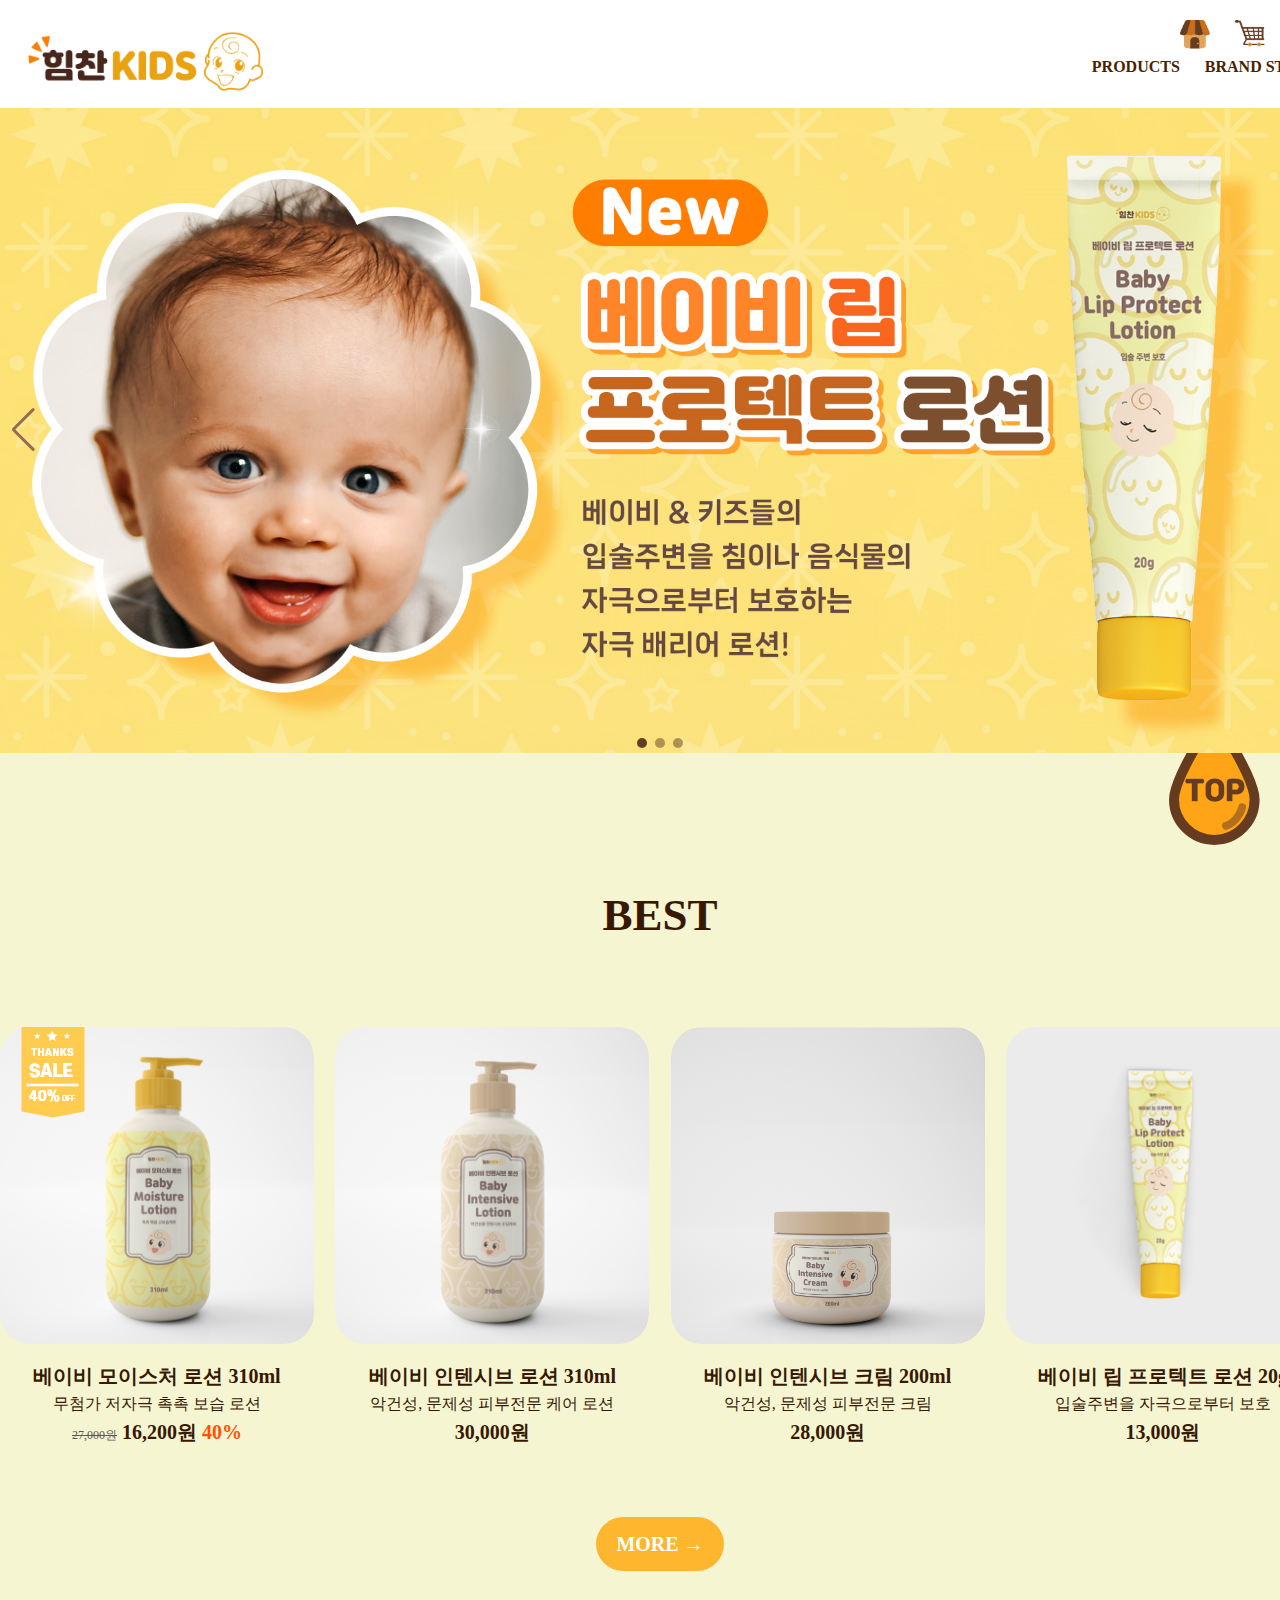
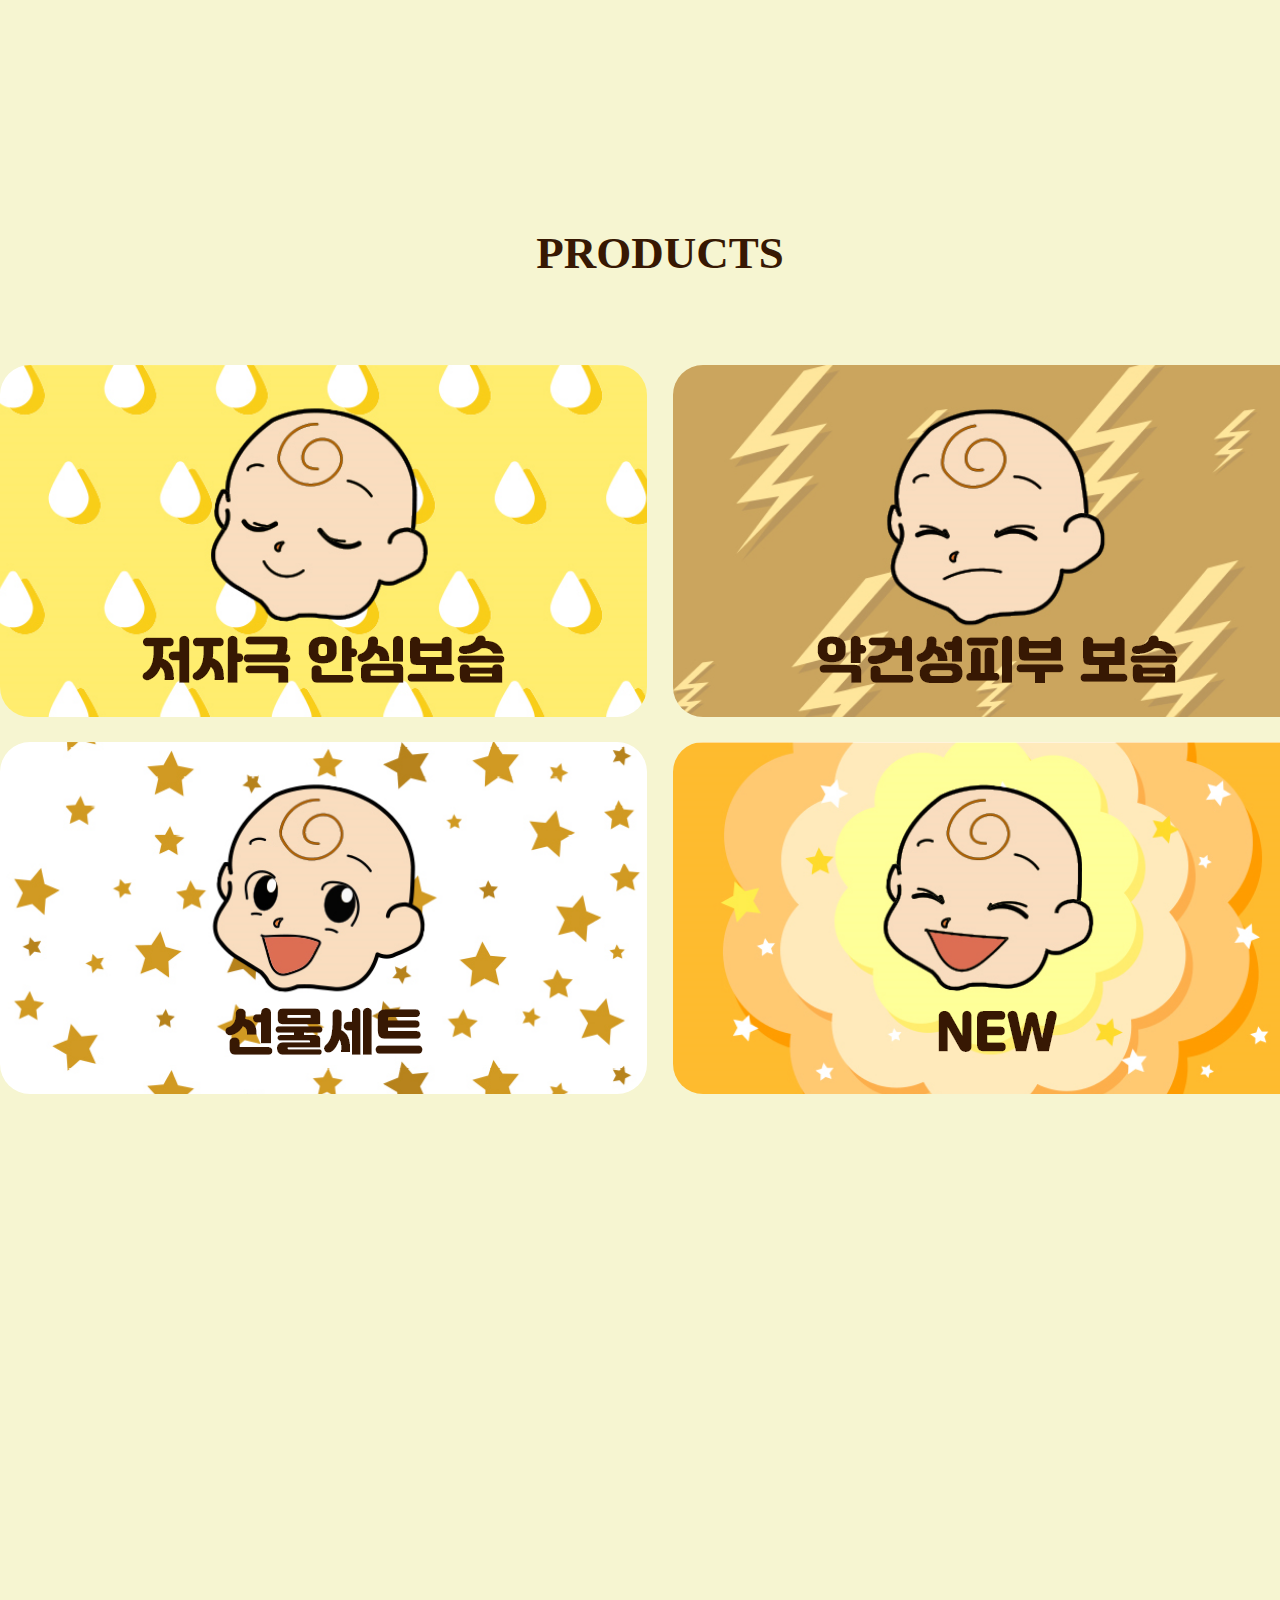
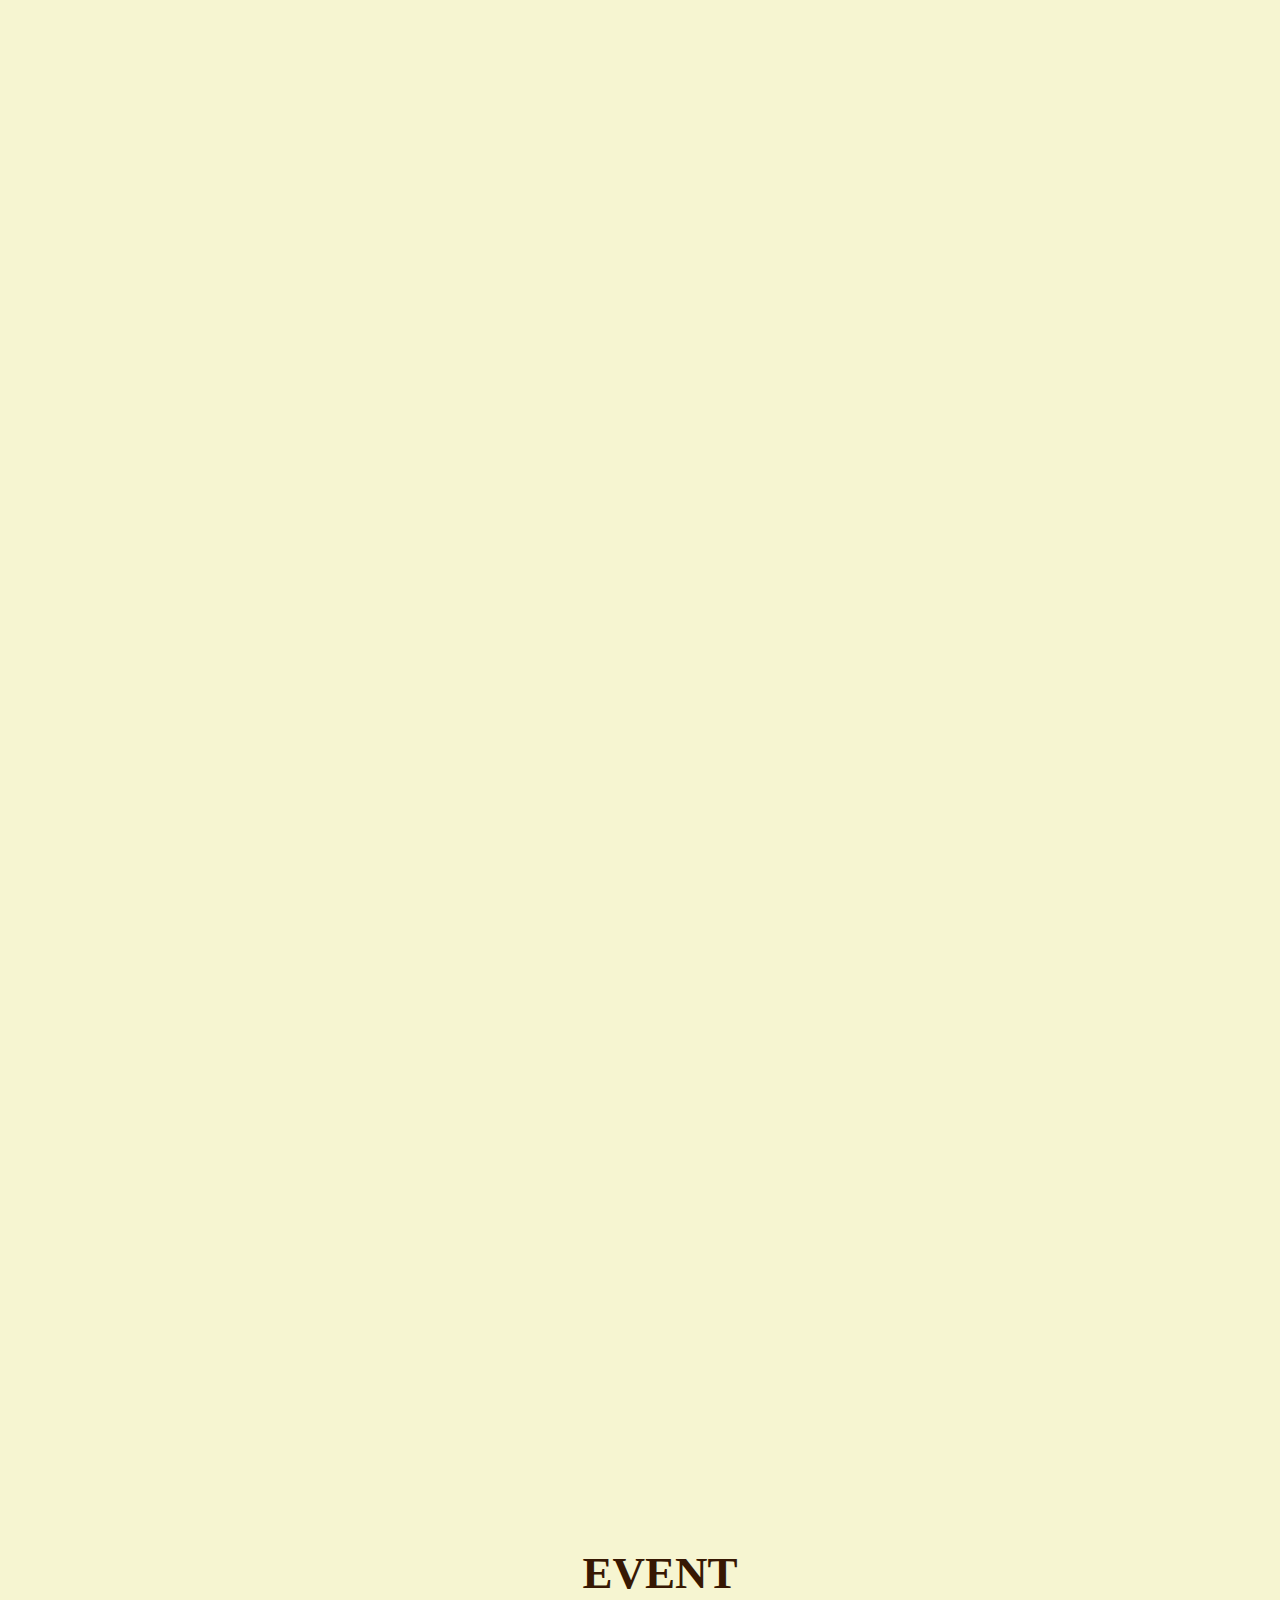
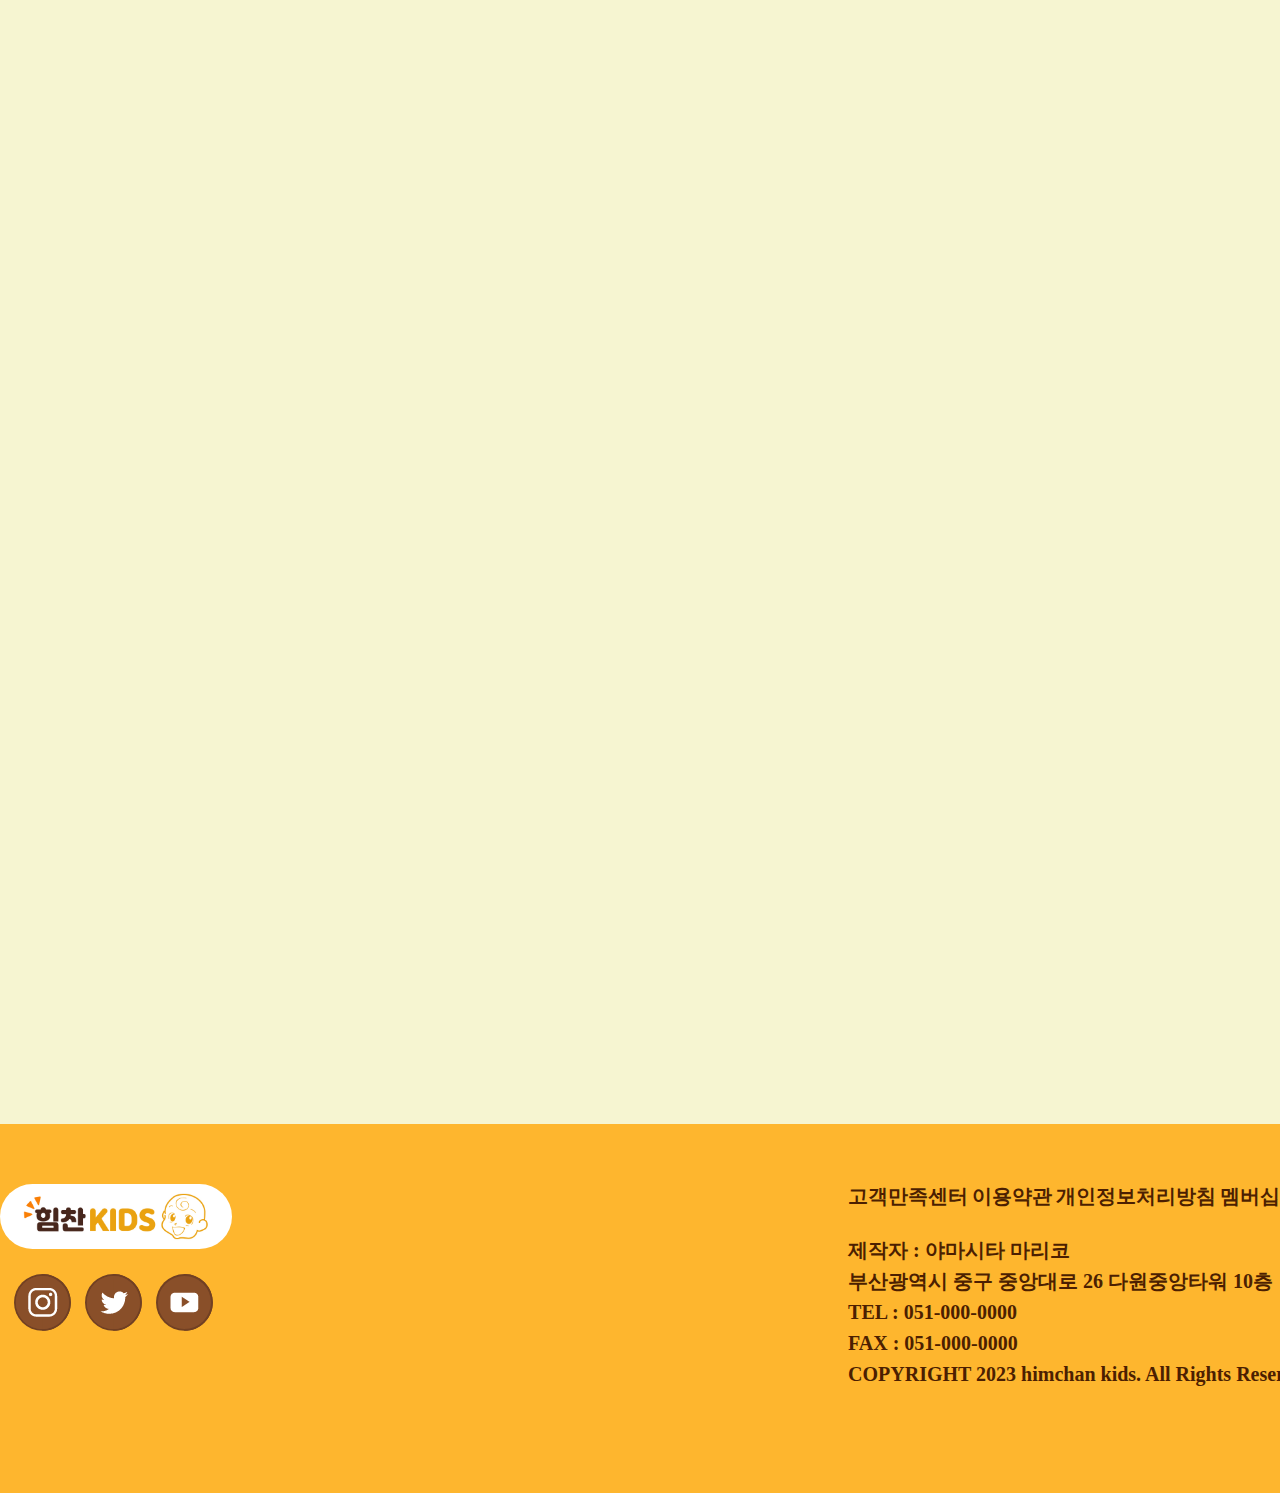
<file: index.html>
<!DOCTYPE html>
<html lang="ko">

<head>
    <meta charset="UTF-8">
    <meta http-equiv="X-UA-Compatible" content="IE=edge">
    <meta name="viewport" content="width=1400"><!--다른 매체에서도 너비 오류 없이 볼 수 있게-->
    <link href="./images/favicon_color.png" rel="icon" type="image/png" sizes="32x32"><!--파비콘-->
    <title>힘찬KIDS_메인페이지</title>
    <!-- 여기어때 잘난체 -->
    <link href="https://webfontworld.github.io/goodchoice/Jalnan.css" rel="stylesheet">
    <!-- 나눔스퀘어 네요 -->
    <link href="https://webfontworld.github.io/NanumSquareNeo/NanumSquareNeo.css" rel="stylesheet">
    <link href="https://unpkg.com/aos@2.3.1/dist/aos.css" rel="stylesheet">
    <!-- 슬라이드 css -->
    <link rel="stylesheet" href="https://cdn.jsdelivr.net/npm/swiper@8/swiper-bundle.min.css">

    <link rel="stylesheet" href="./css/index.css">
</head>

<body>
    
    <!-- header -->
    <div class="header">
        <a href="./index.html"><img src="./images/mainpage/logo.png" alt="로고" class="logo"></a>

        <div class="menu">
            <ul class="menu1">
                <li><a href="./index.html"><img src="./images/mainpage/menu_home.png" alt="home"></a></li>
                <li><a href="#"><img src="./images/mainpage/menu_cart.png" alt="cart"></a></li>
                <li class="lupe"><a href="#"><img src="./images/mainpage/menu_lupe.png" alt="lupe"></a></li>
            </ul>

            <ul class="menu2">
                <li><a href="./sub1.html">PRODUCTS</a></li>
                <li><a href="./sub2_.html">BRAND STORY</a></li>
            </ul>
        </div>
    </div>

    <!-- banner_slide -->
    <div class="swiper-container slide">
        <div class="swiper-wrapper">
            <div class="swiper-slide">
                <a href="./sub1.html#new"><img src="./images/mainpage/banner_main1s.png" alt="배너1"></a>
            </div>
            <div class="swiper-slide">
                <a href="./sub1.html#inten"><img src="./images/mainpage/banner_main2s.png" alt="배너2"></a>
            </div>
            <div class="swiper-slide">
                <a href="./sub1.html#moist"><img src="./images/mainpage/banner_main3s.png" alt="배너3"></a>
            </div>
        </div>
        <!-- 화살표 버튼 -->
        <div class="swiper-button-next"></div>
        <div class="swiper-button-prev"></div>
        <!-- 블릿 버튼 -->
        <div class="swiper-pagination"></div>
    </div>

    <!-- 콘텐츠 -->
    <div class="con">

        <!-- best -->
        <div class="best">
            <h1 class="bes">BEST</h1>
            <ul class="best_in">
                <li>
                    <img src="./images/mainpage/sale_label_main.png" alt="sale리본" class="label_1">
                    <a href="./sub1.html#moist" class="yobeg">
                        <img src="./images/mainpage/lotion_mois_best.png" alt="로션_모이스처" class="moist">
                    </a>
                    <ul class="best_in2">
                        <li><a href="./sub1.html#moist">베이비 모이스처 로션 310ml</a></li>
                        <li class="best_setsu"> <a href="./sub1.html#moist">무첨가 저자극 촉촉 보습 로션</a></li>
                        <li><a href="./sub1.html#moist"><span class="span1">27,000원</span> 16,200원 <span class="span2">40%</span></a>
                        </li>
                    </ul>
                </li>
                <li><a href="./sub1.html#inten" class="yobeg"><img src="./images/mainpage/lotion_inten_best.png" alt="로션_인텐시브"
                            class="moist"></a>
                    <ul class="best_in2">
                        <li><a href="./sub1.html#inten">베이비 인텐시브 로션 310ml</a></li>
                        <li class="best_setsu"><a href="./sub1.html#inten"> 악건성, 문제성 피부전문 케어 로션</a></li>
                        <li><a href="./sub1.html#inten">30,000원</a></li>
                    </ul>
                </li>
                <li><a href="./sub1.html#inten" class="yobeg"><img src="./images/mainpage/cream_inten_best.png" alt="크림_인텐시브"
                            class="moist"></a>
                    <ul class="best_in2">
                        <li><a href="./sub1.html#inten">베이비 인텐시브 크림 200ml</a></li>
                        <li class="best_setsu"><a href="./sub1.html#inten">악건성, 문제성 피부전문 크림</a></li>
                        <li><a href="./sub1.html#inten">28,000원</a></li>
                    </ul>
                </li>
                <li><a href="./sub1.html#new" class="yobeg"><img src="./images/mainpage/lip_guard_best.png" alt="립가드"
                            class="moist"></a>
                    <ul class="best_in2">
                        <li><a href="./sub1.html#new">베이비 립 프로텍트 로션 20g</a></li>
                        <li class="best_setsu"><a href="./sub1.html#new">입술주변을 자극으로부터 보호
                            </a></li>
                        <li><a href="./sub1.html#new">13,000원</a></li>
                    </ul>
                </li>
            </ul>
            <!-- <a href="#"><img src="./images/mainpage/more_best.png" alt="more_best" class="more1"></a> -->
            <p><a href="./sub1.html" class="btn">more →</a></p>
        </div>

        <!-- PRODUCTS -->
        <div class="products">
            <h1 class="pr">PRODUCTS</h1>
            <ul class="products_in">
                <li class="agi1"><a href="./sub1.html#moist">
                        <img src="./images/mainpage/agi1_ansim.png" alt="무첨가 안심보습">
                        <img src="./images/mainpage/products1.png" alt="모이스처  케어라인" class="pro1"></a>
                </li>

                <li><a href="./sub1.html#inten"><img src="./images/mainpage/agi2_aggeonseong.png" alt="악건성피부">
                        <img src="./images/mainpage/products2.png" alt="인텐시브 케어라인" class="pro1"></a>
                </li>

                <li><a href="./sub1.html#pre"><img src="./images/mainpage/agi3_present.png" alt="선물">
                        <img src="./images/mainpage/products4.png" alt="선물세트" class="pro1"></a>
                </li>

                <li><a href="./sub1.html#new"><img src="./images/mainpage/agi4_new.png" alt="NEW">
                        <img src="./images/mainpage/products3.png" alt="new" class="pro1"></a>
                </li>
            </ul>
        </div>

        <!-- about us -->

        <div class="aboutus">
            <div class="brand" data-aos="fade-right">
                <div class="brand_text" data-aos="zoom-in" data-aos-delay="500">
                    <h1 class="ab">BRAND STORY</h1>
                    <h2>세상의 모든 아기들의 피부를 힘차게, 건강하게.</h2>
                    <p>아기가 건강한 피부로 매일 행복한 일상을 지낼 수 있도록.
                    </p>
                    <p>한 엄마의 열정부터 탄생한 브랜드 힘찬KIDS의 시작.</p>

                    <p><a href="./sub2_.html#brand" class="btn_b">more →</a></p>
                    <!-- <a href="./sub2_.html#brand"><img src="./images/mainpage/more2_brandstory.png" alt="more2" class="more2"></a> -->
                </div>
            </div>

            <div class="promise" data-aos="fade-left">
                <div class="promise_text" data-aos="zoom-in" data-aos-delay="500">
                    <h1 class="prom">OUR PROMISE</h1>
                    <h2>우리 아이에게 매일 안심하게 사용할 수 있는지</h2>
                    <p>제품 제조 첫단계부터 아기 피부에 닿을 때까지
                    </p>
                    <p>모든 순간의 안전을 추구합니다.</p>

                    <p><a href="./sub2_.html#promise" class="btn_p">more →</a></p>
                    <!-- <a href="./sub2_.html#promise"><img src="./images/mainpage/more3_ourpromise.png" alt="more3" class="more3"></a> -->

                </div>

            </div>
        </div>


        <!-- event -->
        <div class="event">
            <h1 class="ev">EVENT</h1>
            <div class="event_01" data-aos="fade-down-right">
                <div class="event_01text" data-aos="zoom-in" data-aos-delay="700">
                    <h3>EVENT.01</h3>
                    <h2>주문 누적 금액이</h2>
                    <h2>7만원씩 늘어날 때마다</h2>
                    <h2><span class="span3">쿠폰</span>증정!</h2>

                    <p><a href="./index.html" class="btn_ev1">자세히 보기 →</a></p>
                    <!-- <a href="#"><img src="./images/mainpage/more4.png" alt="more4" class="more4"></a> -->
                </div>
            </div>

            <div class="event_02" data-aos="fade-down-left">
                <div class="event_02text" data-aos="zoom-in-left" data-aos-delay="800">
                    <h3>EVENT.02</h3>
                    <h2>5만원 이상 구매시</h2>
                    <h2><span class="span3">오리지널 에코백</span></h2>
                    <h2>증정!</h2>

                    <p><a href="./index.html" class="btn_ev2">자세히 보기 →</a></p>
                    <!-- <a href="#"><img src="./images/mainpage/more5.png" alt="more5" class="more5"></a> -->
                </div>
            </div>
        </div>
    </div>
    <!-- 콘텐츠 end -->

    <!-- footer -->
    <div class="footer">
        <div class="footer_in">
            <div class="f_left">
                <a href="#"><img src="./images/mainpage/logo_footer.png" alt="로고"></a>
                <ul>
                    <li><a href="#"><img src="./images/mainpage/sns_insta.png" alt="instagram"></a></li>
                    <li><a href="#"><img src="./images/mainpage/sns_x.png" alt="x"></a></li>
                    <li><a href="#"><img src="./images/mainpage/sns_youtube.png" alt="youtube"></a></li>
                </ul>
            </div>

            <div class="f_right">
                <ul>
                    <li><a href="#">고객만족센터</a></li>
                    <li><a href="#">이용약관</a></li>
                    <li><a href="#">개인정보처리방침</a></li>
                    <li><a href="#">멤버십약관</a></li>
                </ul>

                <p>제작자 : 야마시타 마리코</p>
                <p>부산광역시 중구 중앙대로 26 다원중앙타워 10층</p>
                <p>TEL : 051-000-0000</p>
                <p>FAX : 051-000-0000</p>
                <p>COPYRIGHT 2023 himchan kids. All Rights Reserved.</p>
            </div>
        </div>
    </div>
    <!-- top 버튼 -->
    <a href="#" class="top_o"><img src="./images/mainpage/top_orange.png" alt="top버튼 오렌지"><img
            src="./images/mainpage/top_white.png" alt="top버튼 화이트" class="top_w main"></a>


    <!-- js -->
    <script src="https://code.jquery.com/jquery-2.2.0.min.js"></script>
    <script src="https://cdn.jsdelivr.net/npm/swiper@8/swiper-bundle.min.js"></script>
    <!-- js -->
    <script src="https://unpkg.com/aos@2.3.1/dist/aos.js"></script><!-- aos 라이브러리 -->
    <script src="./script/main.js"></script>

</body>

</html>
</file>
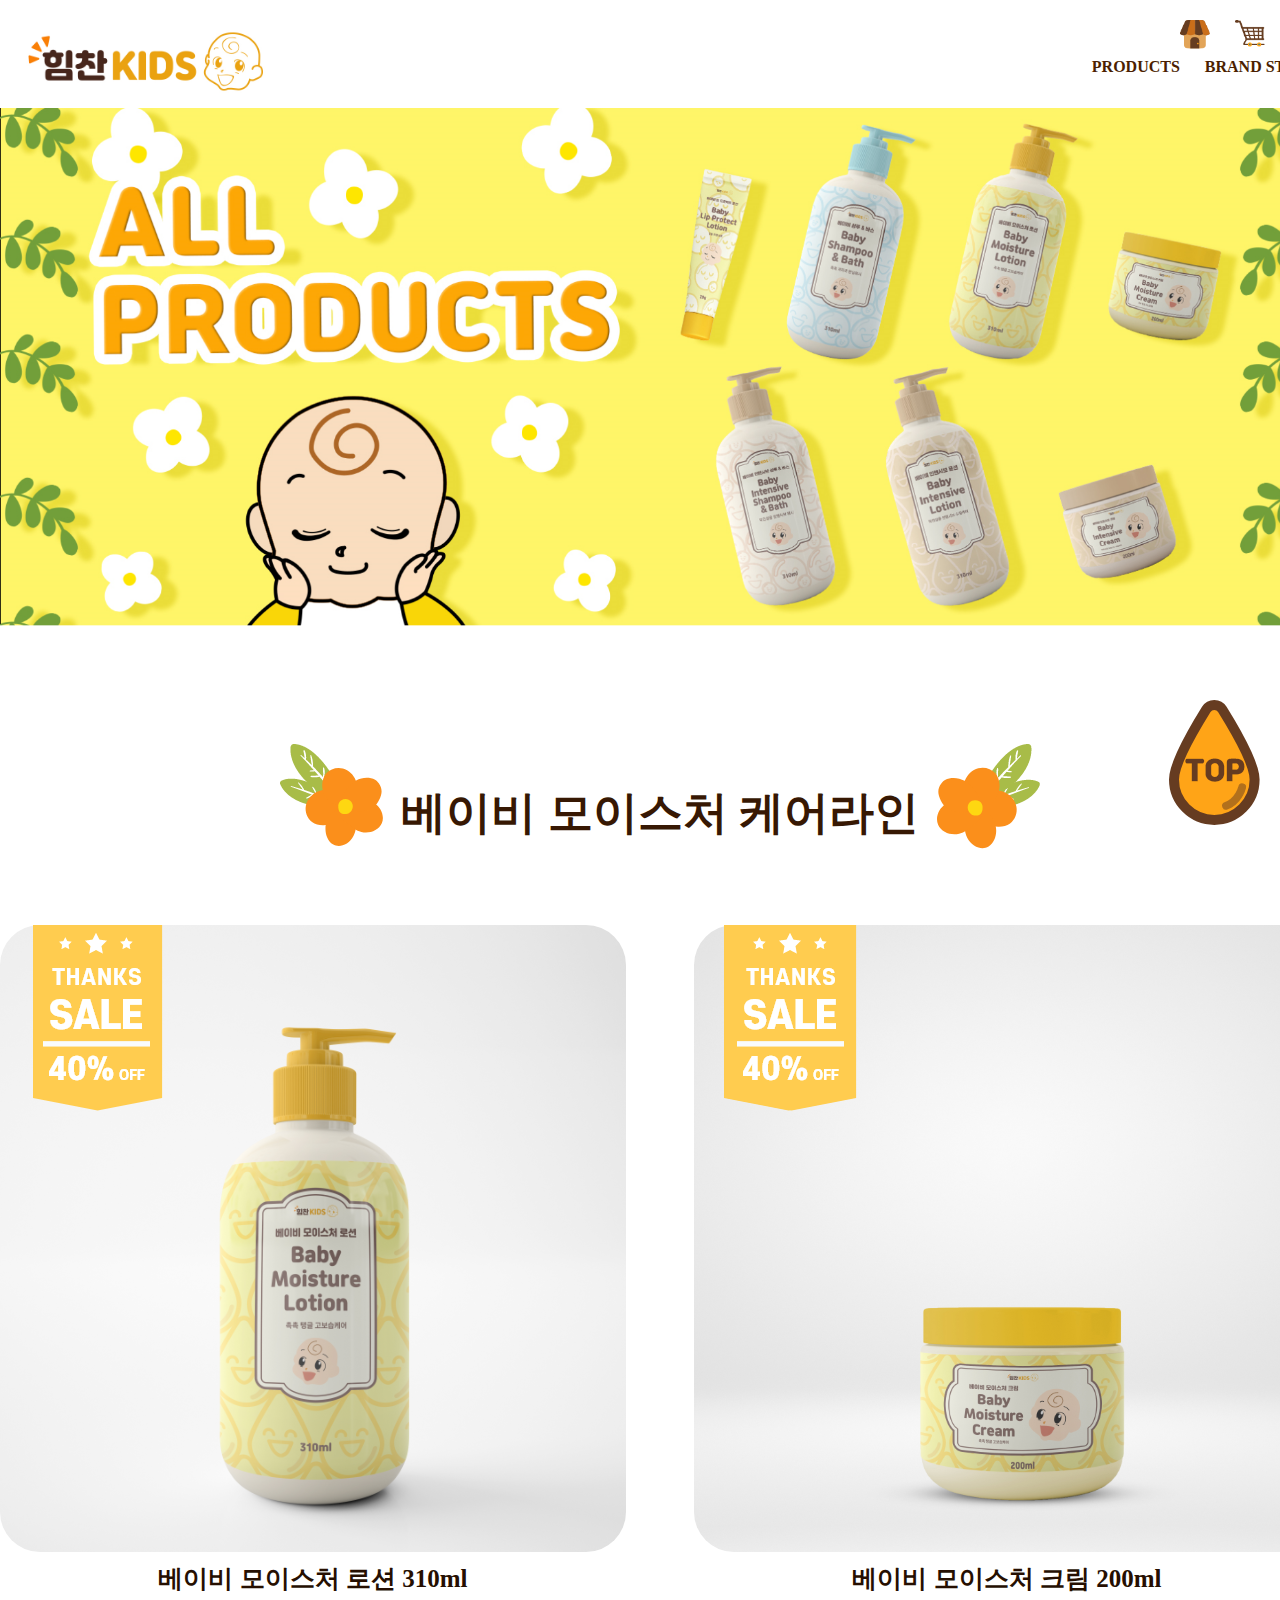
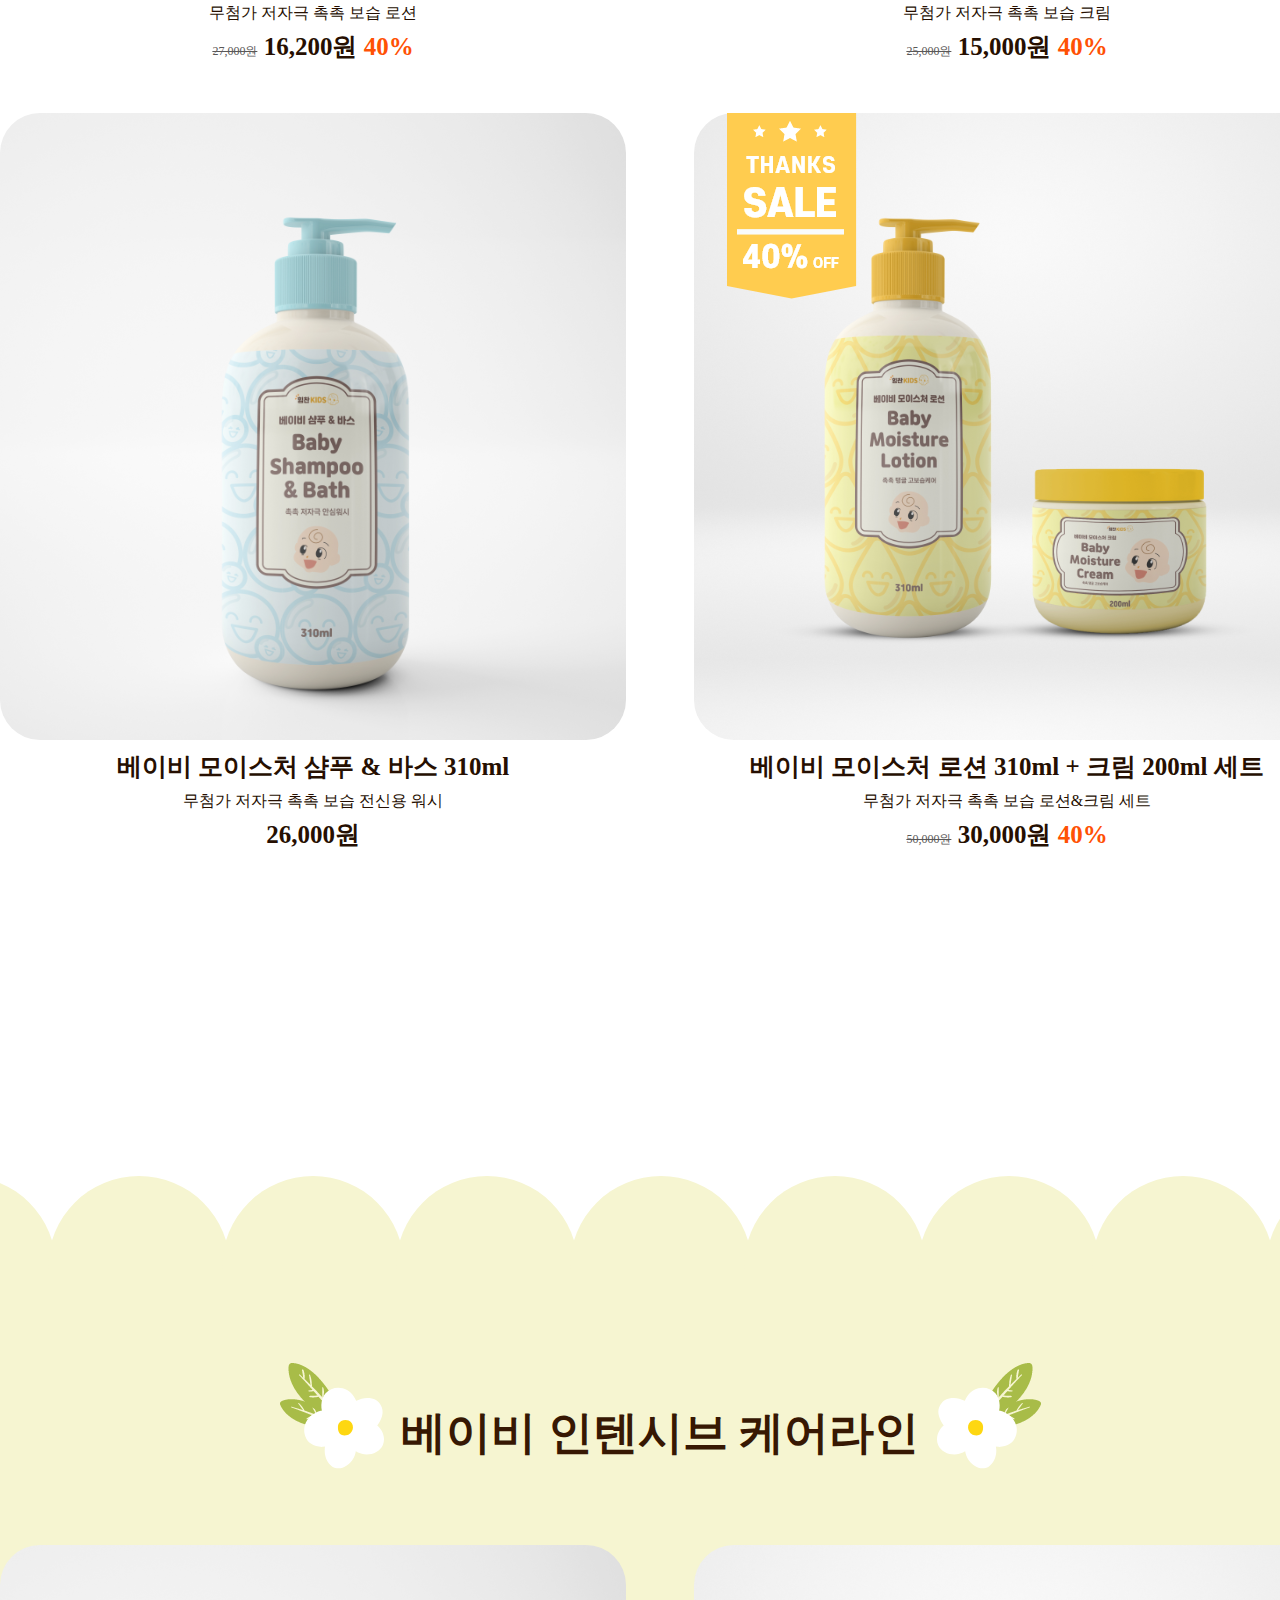
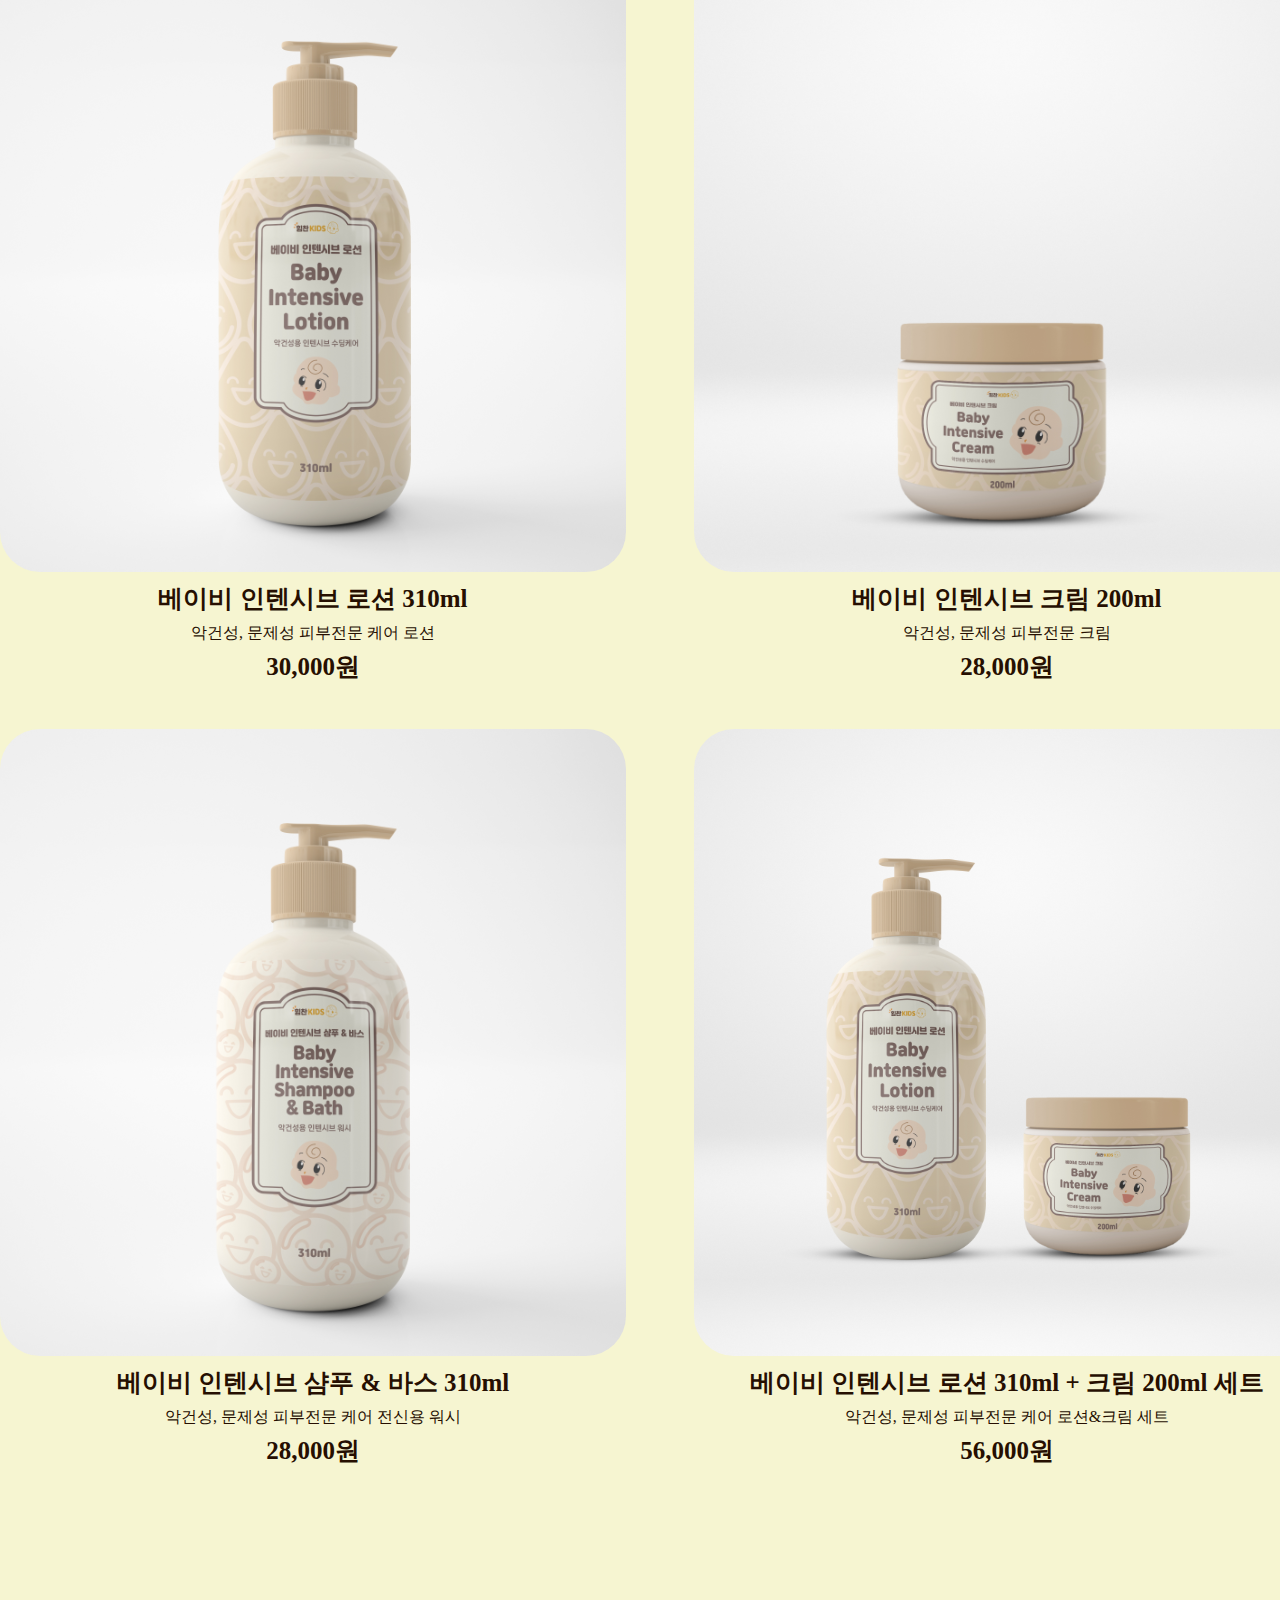
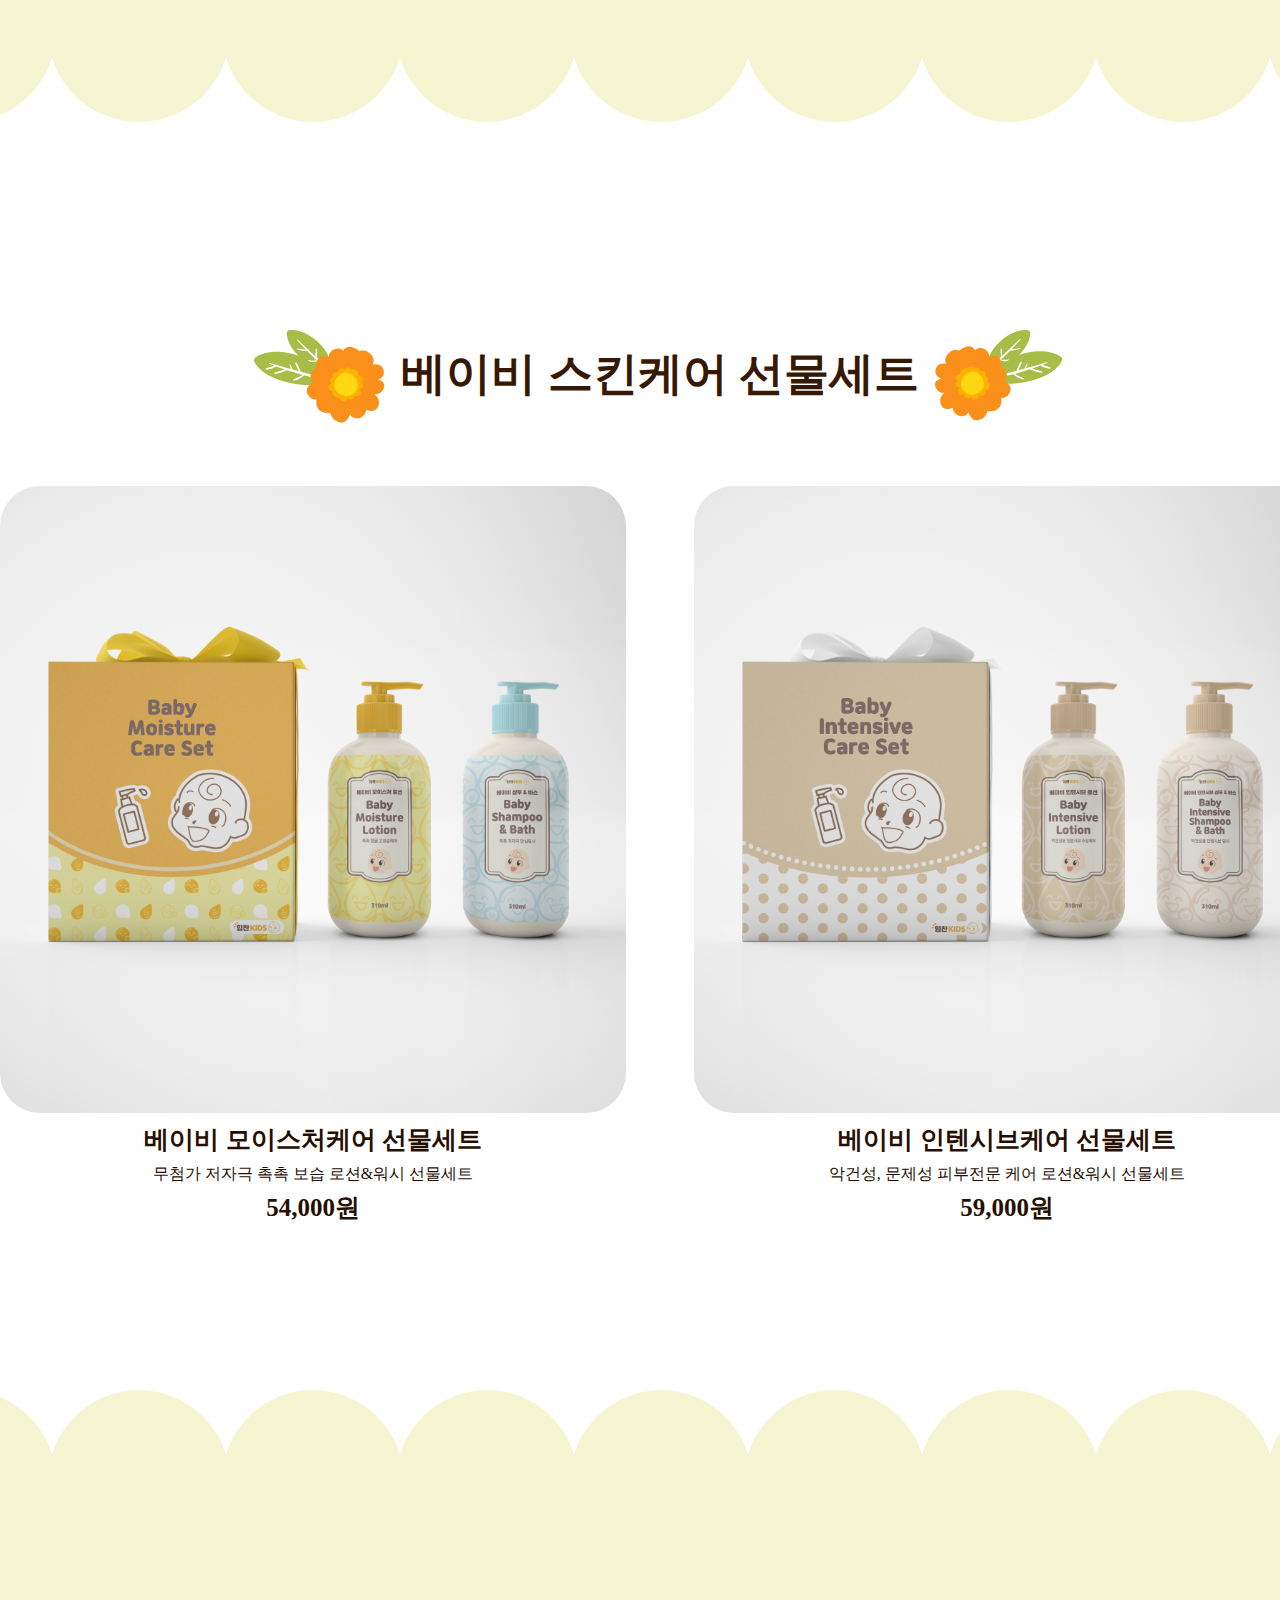
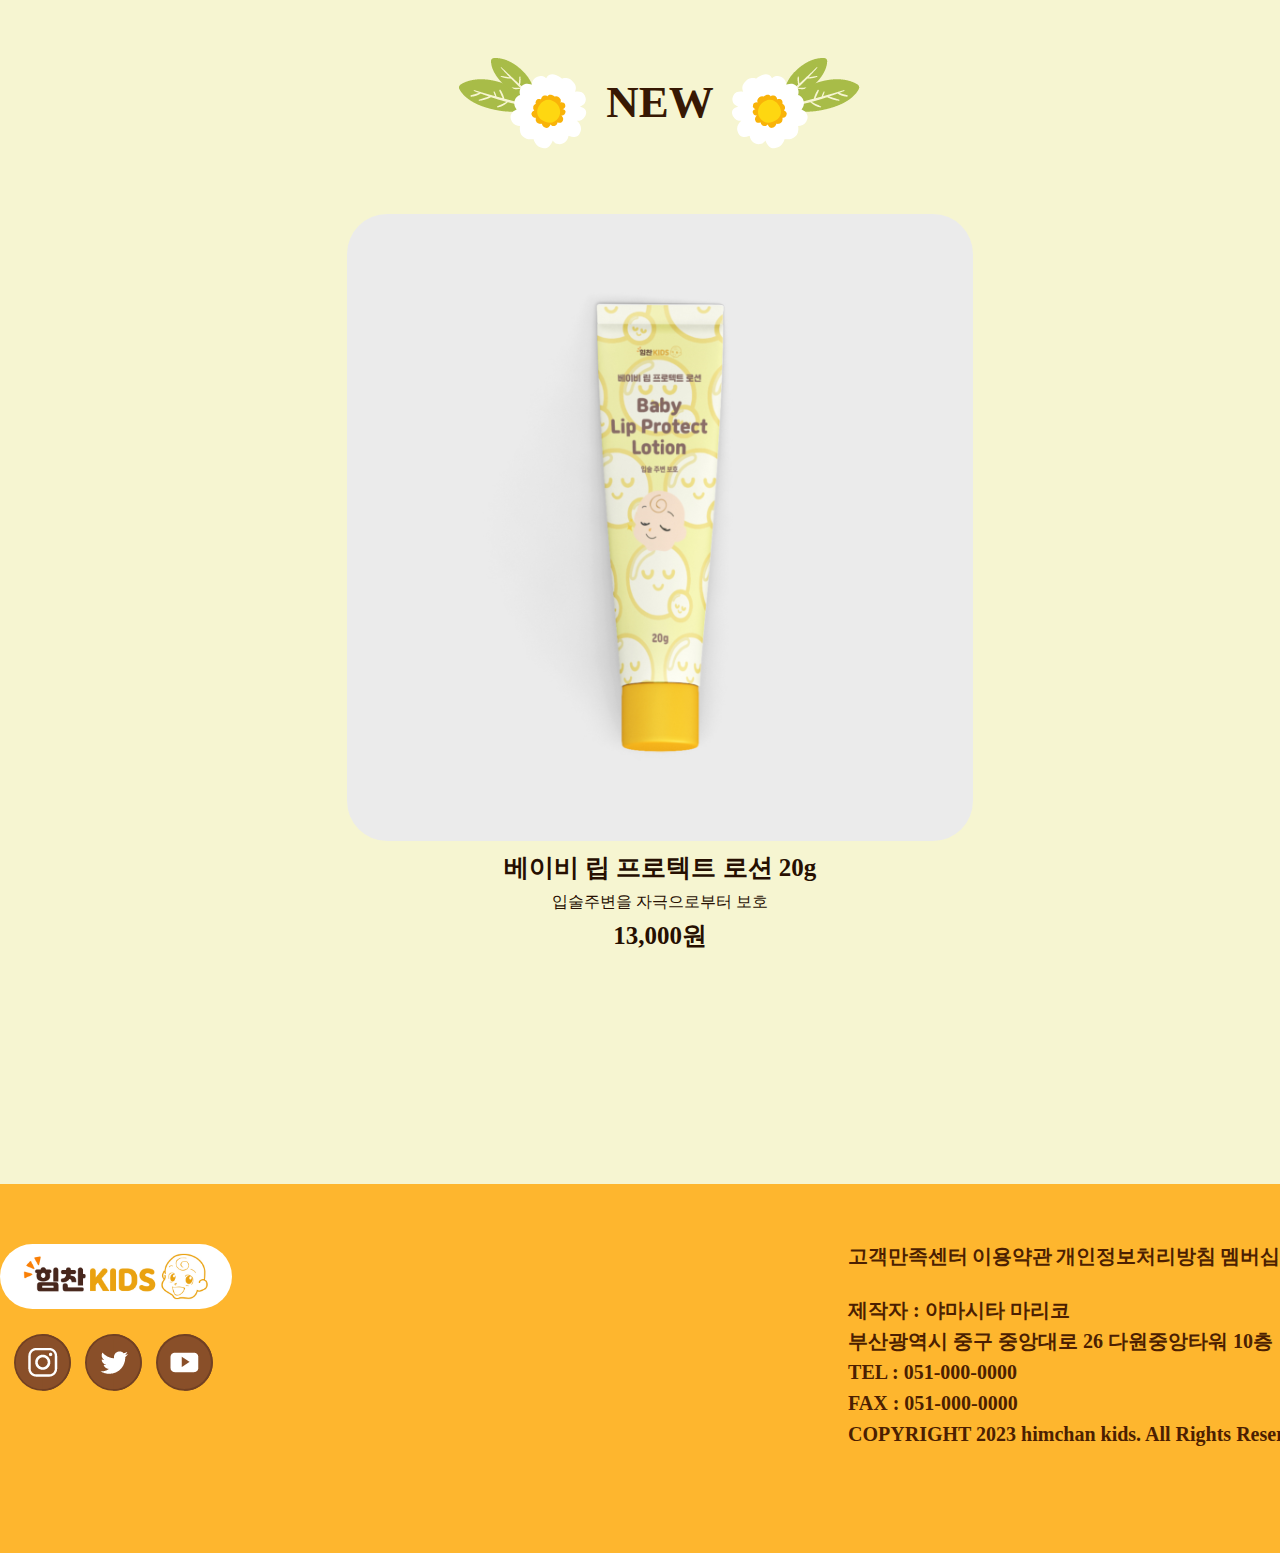
<file: sub1.html>
<!DOCTYPE html>
<html lang="ko">

<head>
    <meta charset="UTF-8">
    <meta http-equiv="X-UA-Compatible" content="IE=edge">
    <meta name="viewport" content="width=1400"><!--다른 매체에서도 너비 오류 없이 볼 수 있게-->
    <link href="./images/favicon_color.png" rel="icon" type="image/png" sizes="32x32"><!--파비콘-->
    <title>힘찬KIDS_서브페이지1</title>
    <!-- 나눔스퀘어 네요 -->
    <link href="https://webfontworld.github.io/NanumSquareNeo/NanumSquareNeo.css" rel="stylesheet">
    <link rel="stylesheet" href="./css/sub1.css">
</head>

<body>
    <!-- header -->
    <div class="header">
        <a href="./index.html"><img src="./images/mainpage/logo.png" alt="로고" class="logo"></a>

        <div class="menu">
            <ul class="menu1">
                <li><a href="./index.html"><img src="./images/mainpage/menu_home.png" alt="home"></a></li>
                <li><a href="#"><img src="./images/mainpage/menu_cart.png" alt="cart"></a></li>
                <li class="lupe"><a href="#"><img src="./images/mainpage/menu_lupe.png" alt="lupe"></a></li>
            </ul>

            <ul class="menu2">
                <li><a href="./sub1.html">PRODUCTS</a></li>
                <li><a href="./sub2_.html">BRAND STORY</a></li>
            </ul>
        </div>
    </div>

    <!-- banner -->
    <img src="./images/sub1/banner_sub1.png" alt="전제품" class="banner">

    <!-- contents -->
    <div class="con">

        <!-- 모이스처 케어라인 -->
        <div class="moist" id="moist">
            <img src="./images/sub1/flower_or_left.png" alt="오렌지꽃1 왼쪽" class="fo1_l">
            <img src="./images/sub1/flower_or_right.png" alt="오렌지꽃1 오른쪽" class="fo1_r">
            <h1 class="h1_1">베이비 모이스처 케어라인</h1>
            <ul class="moist_in">
                <li>
                    <img src="./images/sub1/sale_ribon_sub.png" alt="sale리본" class="label_1">
                    <a href="#">
                        <img src="./images/sub1/lotion_mo.png" alt="로션_모이스처" class="yeobeg">
                    </a>
                    <ul class="moist_in2">
                        <li><a href="#">베이비 모이스처 로션 310ml</a></li>
                        <li class="moist_setsu"> <a href="#">무첨가 저자극 촉촉 보습 로션</a></li>
                        <li class="yeobeg2"><a href="#"><span class="span1">27,000원</span> 16,200원 <span
                                    class="span2">40%</span></a>
                        </li>
                    </ul>
                </li>
                <li>
                    <img src="./images/sub1/sale_ribon_sub.png" alt="sale리본" class="label_1">
                    <a href="#"><img src="./images/sub1/cream_moist.png" alt="크림_모이스처" class="yeobeg"></a>
                    <ul class="moist_in2">
                        <li><a href="#">베이비 모이스처 크림 200ml</a></li>
                        <li class="moist_setsu"><a href="#"> 무첨가 저자극 촉촉 보습 크림 </a></li>
                        <li><a href="#"><span class="span1">25,000원</span> 15,000원 <span class="span2">40%</span></a>
                        </li>
                    </ul>
                </li>
                <li><a href="#"><img src="./images/sub1/shampoo_mo.png" alt="샴바_모이스처" class="yeobeg"></a>
                    <ul class="moist_in2">
                        <li><a href="#">베이비 모이스처 샴푸 & 바스 310ml</a></li>
                        <li class="moist_setsu"><a href="#">무첨가 저자극 촉촉 보습 전신용 워시</a></li>
                        <li><a href="#">26,000원</a></li>
                    </ul>
                </li>
                <li>
                    <img src="./images/sub1/sale_ribon_sub.png" alt="sale리본" class="label_1">
                    <a href="#"><img src="./images/sub1/lotion_cre_mo.png" alt="로션&크림_모이스처" class="yeobeg"></a>
                    <ul class="moist_in2">
                        <li><a href="#">베이비 모이스처 로션 310ml + 크림 200ml 세트</a></li>
                        <li class="moist_setsu"><a href="#">무첨가 저자극 촉촉 보습 로션&크림 세트</a></li>
                        <li><a href="#"><span class="span1">50,000원</span> 30,000원 <span class="span2">40%</span></a>
                        </li>
                    </ul>
                </li>
            </ul>

        </div>

        <!-- 인텐시브 케어라인 -->
        <div class="inten_out" id="inten">
            <div class="inten">
                <img src="./images/sub1/flower_wh_left.png" alt="흰색꽃1 왼쪽" class="fw1_l">
                <img src="./images/sub1/flower_wh_right.png" alt="흰색꽃1 오른쪽" class="fw1_r">
                <div class="inin">
                    <h1 class="h1_1">베이비 인텐시브 케어라인</h1>
                    <ul class="inten_in">
                        <li>
                            <a href="#">
                                <img src="./images/sub1/lotion_int.png" alt="로션_인텐시브" class="yeobeg">
                            </a>
                            <ul class="inten_in2">
                                <li><a href="#">베이비 인텐시브 로션 310ml</a></li>
                                <li class="inten_setsu"> <a href="#">악건성, 문제성 피부전문 케어 로션</a></li>
                                <li class="yeobeg2"><a href="#">30,000원</a></li>
                            </ul>
                        </li>
                        <li>
                            <a href="#"><img src="./images/sub1/cream_int.png" alt="크림_인텐시브" class="yeobeg"></a>
                            <ul class="inten_in2">
                                <li><a href="#">베이비 인텐시브 크림 200ml</a></li>
                                <li class="inten_setsu"><a href="#">악건성, 문제성 피부전문 크림</a></li>
                                <li><a href="#">28,000원</a></li>
                            </ul>
                        </li>
                        <li>
                            <a href="#"><img src="./images/sub1/shampoo_int.png" alt="샴바_인텐시브" class="yeobeg"></a>
                            <ul class="inten_in2">
                                <li><a href="#">베이비 인텐시브 샴푸 & 바스 310ml</a></li>
                                <li class="inten_setsu"><a href="#">악건성, 문제성 피부전문 케어 전신용 워시</a></li>
                                <li><a href="#">28,000원</a></li>
                            </ul>
                        </li>
                        <li>
                            <a href="#"><img src="./images/sub1/lotion_cre_int.png" alt="로션&크림_인텐시브" class="yeobeg"></a>
                            <ul class="inten_in2">
                                <li><a href="#">베이비 인텐시브 로션 310ml + 크림 200ml 세트</a></li>
                                <li class="inten_setsu"><a href="#">악건성, 문제성 피부전문 케어 로션&크림 세트</a></li>
                                <li><a href="#">56,000원</a></li>
                            </ul>
                        </li>
                    </ul>
                </div>
            </div>
        </div>
        <!-- 선물세트 -->
        <div class="pre" id="pre">
            <img src="./images/sub1/flower_or2_left.png" alt="오렌지꽃2 왼쪽" class="fo2_l">
            <img src="./images/sub1/flower_or2_right.png" alt="오렌지꽃2 오른쪽" class="fo2_r">
            <h1 class="pre_h">베이비 스킨케어 선물세트</h1>
            <ul class="pre_in">
                <li>
                    <a href="#">
                        <img src="./images/sub1/present_mo.png" alt="선물_모이스처" class="yeobeg">
                    </a>
                    <ul class="pre_in2">
                        <li><a href="#">베이비 모이스처케어 선물세트</a></li>
                        <li class="pre_setsu"> <a href="#">무첨가 저자극 촉촉 보습 로션&워시 선물세트</a></li>
                        <li><a href="#">54,000원</a></li>
                    </ul>
                </li>
                <li>
                    <a href="#"><img src="./images/sub1/present_int.png" alt="선물_인텐시브" class="yeobeg"></a>
                    <ul class="pre_in2">
                        <li><a href="#">베이비 인텐시브케어 선물세트</a></li>
                        <li class="pre_setsu"><a href="#">악건성, 문제성 피부전문 케어 로션&워시 선물세트</a></li>
                        <li><a href="#">59,000원</a></li>
                    </ul>
                </li>
            </ul>
        </div>

        <!-- NEW -->
        <div class="new_out" id="new">
            <div class="new">
                <img src="./images/sub1/flower_wh2_left.png" alt="흰색꽃2 왼쪽" class="fw2_l">
                <img src="./images/sub1/flower_wh2_right.png" alt="흰색꽃2 오른쪽" class="fw2_r">
                <h1 class="h1_1">NEW</h1>
                <ul class="new_in">
                    <li>
                        <a href="#">
                            <img src="./images/sub1/lip.png" alt="립가드" class="yeobeg">
                        </a>
                        <ul class="new_in2">
                            <li><a href="#">베이비 립 프로텍트 로션 20g</a></li>
                            <li class="new_setsu"> <a href="#">입술주변을 자극으로부터 보호</a></li>
                            <li><a href="#">13,000원</a></li>
                        </ul>
                    </li>
                </ul>
            </div>
        </div>
    </div>


    <!-- footer -->
    <div class="footer">
        <div class="footer_in">
            <div class="f_left">
                <a href="./index.html"><img src="./images/sub1/logo_footer.png" alt="로고"></a>
                <ul>
                    <li><a href="#"><img src="./images/mainpage/sns_insta.png" alt="instagram"></a></li>
                    <li><a href="#"><img src="./images/mainpage/sns_x.png" alt="x"></a></li>
                    <li><a href="#"><img src="./images/mainpage/sns_youtube.png" alt="youtube"></a></li>
                </ul>
            </div>

            <div class="f_right">
                <ul>
                    <li><a href="#">고객만족센터</a></li>
                    <li><a href="#">이용약관</a></li>
                    <li><a href="#">개인정보처리방침</a></li>
                    <li><a href="#">멤버십약관</a></li>
                </ul>

                <p>제작자 : 야마시타 마리코</p>
                <p>부산광역시 중구 중앙대로 26 다원중앙타워 10층</p>
                <p>TEL : 051-000-0000</p>
                <p>FAX : 051-000-0000</p>
                <p>COPYRIGHT 2023 himchan kids. All Rights Reserved.</p>
            </div>
        </div>
    </div>

    <!-- top 버튼 -->
    <a href="#" class="top_o"><img src="./images/mainpage/top_orange.png" alt="top버튼 오렌지"><img
            src="./images/mainpage/top_white.png" alt="top버튼 화이트" class="top_w sub1"></a>


    <!-- js -->
    <script src="https://code.jquery.com/jquery-2.2.0.min.js"></script>
    <script src="https://cdn.jsdelivr.net/npm/swiper@8/swiper-bundle.min.js"></script>
    <!-- js -->
    <script src="https://unpkg.com/aos@2.3.1/dist/aos.js"></script><!-- aos 라이브러리 -->
    <script src="./script/main.js"></script>
</body>

</html>
</file>
<file: css/index.css>
@font-face {
    font-family: 'JalnanGothic';
    src: url('https://cdn.jsdelivr.net/gh/projectnoonnu/noonfonts_231029@1.1/JalnanGothic.woff') format('woff');
    font-weight: normal;
    font-style: normal;
}

* {
    margin: 0;
    padding: 0;
}

body {
    font-family: 'NanumSquareNeo';
    font-size: 20px;
    color: #260F01;
    line-height: 24px;
    min-width: 1320px;
}

ul {
    list-style: none;
}

a {
    color: #260F01;
    text-decoration: none;
    cursor: url(../images/mainpage/mouscorser.png), auto;
}

/* header */

.header {
    width: 1320px;
    margin: 20px auto 0;
    display: -moz-box;
    display: -webkit-box;
    display: -ms-flexbox;
    display: flex;
    justify-content: space-between;
}

.menu {
    align-items: center;
    box-sizing: border-box;
}

.menu img{
    width: 30px;
}

.menu1 {
    display: -moz-box;
    display: -webkit-box;
    display: -ms-flexbox;
    display: flex;
    justify-content: flex-end
}

.menu1 a {
    padding-left: 25px;
}

.lupe {
    padding-top: 5px;
}

.menu2 {
    display: -moz-box;
    display: -webkit-box;
    display: -ms-flexbox;
    display: flex;
    justify-content: flex-end;
    font-size: 16px;
    font-weight: 800;
}

.menu2 a {
    padding-left: 25px;
    color: #4C1F01;
}

.menu2 a:hover {
    color: #9A6C4F;

}

/* banner_slide */
/* 슬라이드 꾸미기 */
.slide {
    width: 100%;
    height: 100%;
    position: relative;
    overflow: hidden;
}

.slide .swiper-slide {
    text-align: center;
    font-size: 18px;
    background: #fff;
    /* Center slide text vertically */
    display: -webkit-box;
    display: -ms-flexbox;
    display: -webkit-flex;
    display: flex;
    -webkit-box-pack: center;
    -ms-flex-pack: center;
    -webkit-justify-content: center;
    justify-content: center;
    -webkit-box-align: center;
    -ms-flex-align: center;
    -webkit-align-items: center;
    align-items: center;
}

.slide .swiper-slide a {
    display: block;
    width: 100%;
    height: 100%;
}

.slide .swiper-slide img {
    display: block;
    width: 100%;
}

/*이동버튼 영역 색상 바꾸기*/
.slide .swiper-button-prev,
.slide .swiper-button-next {
    color: #9A6C4F;
}

/*이동버튼 영역 호버 시 색상 바꾸기*/
.slide .swiper-button-prev:hover,
.slide .swiper-button-next:hover {
    color: #FFA803;
    cursor: url(../images/mainpage/mouscorser.png), auto;
}

/* 이동버튼 이미지로 바꾸기
.slide .swiper-button-prev,
.slide .swiper-button-next{
    width: 50px;
    height: 50px;
}
.slide .swiper-button-prev:after,
.slide .swiper-button-next:after{
    content: '';
    display: block;
    width: 50px;
    height: 50px;
}
.slide .swiper-button-prev:after{
    background: url(../images/prev.png);
}
.slide .swiper-button-next:after{
    background: url(../images/next.png);
}
*/

/* 블릿버튼 크기, 색상, 투명도 */
.slide .swiper-pagination-bullet {
    background: #673D22;
    width: 10px;
    height: 10px;
    opacity: 0.5;
}

/* 블릿버튼 페이지 표시날 때 투명도 */
.slide .swiper-pagination-bullet-active {
    opacity: 1;
}

/* 블릿버튼 위치 */
.slide .swiper-pagination-bullets.swiper-pagination-horizontal {
    bottom: 0px;
}

/* 콘텐츠 */
.con {
    background-color: #F6F5D1;
    padding-bottom: 10px;
}

/* BEST */

.best {
    width: 1320px;
    margin: auto;
    padding: 150px 0 200px 0;
}

.bes,
.pr,
.ev {
    color: #371803;
    text-align: center;
    margin-bottom: 100px;
    font-size: 45px;
    font-family: 'Jalnan';
}

.best .best_in {
    display: -moz-box;
    display: -webkit-box;
    display: -ms-flexbox;
    display: flex;
    justify-content: space-between;
}

.best_in li {
    position: relative;
}

.best_in li .moist {
    transition: all .4s;
    display: block;

}


.best_in li a {
    border-radius: 30px;
    display: block;
    overflow: hidden;
color: #371803;

}

.yobeg {
    margin-bottom: 20px;
}

.best_in .moist:hover {
    transform: scale(1.1, 1.1);

}

.best_in2 li,
a {
    color: #260F01;
}

.moist {
    position: relative;
    display: block;
}

.label_1 {
    position: absolute;
    z-index: 1;
    left: 20px;
}

.span1 {
    font-size: 12px;
    text-decoration: line-through;
    color: #5A5858;
    font-weight: 500;
}

.span2 {
    color: #FF5104;
    text-decoration: none;
    font-weight: 900;
    font-size: 20px;
}

.best_in2 {
    font-size: 20px;
    font-weight: 800;
    text-align: center;
}

.best_setsu {
    font-size: 16px;
    margin: 4px 0;
    font-weight: 500;
}

/* .more1 { 
    margin: 70px 0 0 592.5px;

}*/

.best p {
    text-align: center;
}

.btn {
    display: inline-block;
    padding: 15px 20px;
    background-color: #FEB62E;
    color: #fff;
    border-radius: 50px;
    font-size: 20px;
    text-transform: uppercase;
    font-weight: 900;
    margin: 70px 0;
}

.btn:hover {
    /* background-color: #673D22; */
    background-color: #fff;
    color: #FEB62E;
    border: solid 5px #FEB62E;
    padding: 10px 15px;
}

/* products */
.products {
    width: 1320px;
    margin: auto;
    padding-bottom: 100px;
}

.products_in {
    display: -moz-box;
    display: -webkit-box;
    display: -ms-flexbox;
    display: flex;
    flex-wrap: wrap;
    justify-content: space-between;
}

.agi1 {
    margin-bottom: 20px;
}

.products_in li {
    position: relative;
}

.pro1 {
    position: absolute;
    top: 0;
    left: 0;
    opacity: 0;
}

.pro1:hover {
    opacity: 1;
    transition: all 0.3s;
}

/* about us */
.aboutus {
    margin: 150px 0;
    overflow: hidden;
    padding-bottom: 150px;
}

.aboutus h1 {
    font-family: 'NanumSquareNeo';
    font-weight: 900;
    font-size: 100px;

}

.brand {
    margin-bottom: 50px;
}

.brand_text {
    width: 1320px;
    margin: auto;
    padding: 280px 0 0 528px;
    box-sizing: border-box;
    position: relative;
}

.btn_b {
    display: inline-block;
    padding: 10px 20px;
    background-color: #FFBF46;
    color: #fff;
    border-radius: 50px;
    font-size: 20px;
    text-transform: uppercase;
    font-weight: 900;
    margin: 20px 0;
    position: absolute;
    right: 10px;
    bottom: -25px;
}

.btn_b:hover {
    background-color: #FFA803;
    color: #fff;
    /* border: solid 5px #FB9F01; 
    padding: 5px 15px;*/
}

.btn_p{
    display: inline-block;
    padding: 10px 20px;
    background-color: #673D22;
    color: #fff;
    border-radius: 50px;
    font-size: 20px;
    text-transform: uppercase;
    font-weight: 900;
    margin: 20px 0;
    position: absolute;
    right: 563px;
    bottom: -25px;
}

.btn_p:hover {
    background-color: #371803;
    color: #fff;
   
}

.brand_text .h2 {
    padding-left: 528px;
}

.ab,
.prom {
    margin-bottom: 60px;
}

.ab {
    color: #FFA803;
}

.aboutus h2 {
    font-family: 'NanumSquareNeo';
    font-weight: 800;
    font-size: 31px;
    margin-bottom: 15px;
}

.aboutus p {
    font-family: 'NanumSquareNeo';
    font-weight: 600;
    font-size: 22px;
    margin-bottom: 10px;
}

.aboutus a {
    margin-top: 40px;
    display: block;
}

.brand {
    background: url(../images/mainpage/brandstory_mainp.png) no-repeat center;
    height: 726px;
    background-size: 100%;
}

.promise_text {
    width: 1320px;
    margin: auto;
    text-align: left;
    padding: 280px 548px 0 0;
    box-sizing: border-box;
    position: relative;
}

.brand_text h2,
.brand_text p {
    color: #FBCE54;
}

.promise_text h2,
.promise_text p {
    color: #7D5812;
}

/* .more3 { 
    position: absolute;
    right: 563px;
    bottom: -10px;
}*/

.promise {
    background: url(../images/mainpage/ourpromise_banner.png) no-repeat center;
    height: 726px;
    background-size: 100%;
}

/* 콘텐츠 end */

/* event */
.event {
    overflow: hidden;
    width: 1320px;
    margin: 0 auto 150px;
    position: relative;
}

.event h1 {
    line-height: 45px;
    margin-bottom: 100px;
    font-size: 45px;
    font-family: 'Jalnan';
    text-align: center;
    color: #371803;
}

.event h3 {
    font-size: 33px;
    margin: 0px 160px 52px;
    padding-top: 47px;
}

.event_01text {
    position: relative;
    padding-top: 20px;
}

.event h2 {
    font-size: 44px;
    margin: 0 160px 52px;
}

.span3 {
    font-size: 60px;
}

.event_01 {
    background: url(../images/mainpage/event1_banner.png) no-repeat;
    height: 409px;
    font-family: 'Jalnan';
    color: #fff;
    padding-bottom: 50px
}

.event_01text {
    position: relative;
}

.btn_ev1{
    display: inline-block;
    padding: 10px 20px;
    background-color: #FEB62E;
    color: #fff;
    font-family: 'NanumSquareNeo';
    border-radius: 50px;
    font-size: 20px;
    text-transform: uppercase;
    font-weight: 900;
    margin: 20px 0;
    position: absolute;
    right: 709px;
    bottom: -30px;
}

.btn_ev1:hover{
    box-shadow: 5px 5px 5px #dd9f02;
}
/* .more4 { 
    position: absolute;
    left: 468px;
    top: 292px;

}*/

.event_02 {
    background: url(../images/mainpage/event2_banner.png) no-repeat;
    height: 409px;
    font-family: 'Jalnan';
    color: #fff;
}

.event_02text {
    position: relative;
    padding-top: 20px;
}

.btn_ev2{
    display: inline-block;
    padding: 10px 20px;
    background-color: #4823fd;
    color: #fff;
    font-family: 'NanumSquareNeo';
    border-radius: 50px;
    font-size: 20px;
    text-transform: uppercase;
    font-weight: 900;
    margin: 20px 0;
    position: absolute;
    right: 722px;
    bottom: -31px;
}

.btn_ev2:hover{
    box-shadow: 5px 5px 5px #564DA8;
}
/* .more5 {
    position: absolute;
    left: 468px;
    top: 292px;
} */

/* .more4, 
.more5 {
    border-radius: 30px;
}*/



/* footer */
.footer {
    background-color: #FEB62E;
    padding: 60px 0 100px;
}

.footer_in {
    width: 1320px;
    margin: auto;
    display: -moz-box;
    display: -webkit-box;
    display: -ms-flexbox;
    display: flex;
    justify-content: space-between;
}

.f_left ul {
    display: -moz-box;
    display: -webkit-box;
    display: -ms-flexbox;
    display: flex;
}

.f_left ul a {
    margin-left: 14px;
}

.f_left a {
    margin-bottom: 20px;
    display: block;
}

.f_right a,
.f_right p {
    color: #4C1F01;
}

.f_right ul {
    display: -moz-box;
    display: -webkit-box;
    display: -ms-flexbox;
    display: flex;
    justify-content: space-between;
    font-weight: 800;
    margin-bottom: 30px;
}

.f_right p {
    font-weight: 600;
    margin-bottom: 7px;
}

/* top 버튼 */
.top_o {
    position: fixed;
    right: 20px;
    bottom: 50px;
    /* z-index: 99; */
}

.top_w {
    position: absolute;
    top: 0;
    left: 0;
    display: none;
}
</file>
<file: css/sub1.css>
* {
    margin: 0;
    padding: 0;
}

body {
    font-family: 'NanumSquareNeo';
    font-size: 20px;
    color: #260F01;
    line-height: 24px;
    min-width: 1320px;
    
}

ul {
    list-style: none;
}

a {
    color: #260F01;
    text-decoration: none;
    cursor: url(../images/mainpage/mouscorser.png), auto;
}

/* header */

.header {
    width: 1320px;
    margin: 20px auto 0;
    display: -moz-box;
    display: -webkit-box;
    display: -ms-flexbox;
    display: flex;
    justify-content: space-between;
}

.menu {
    align-items: center;
    box-sizing: border-box;
}

.menu img{
    width: 30px;
}

.menu1 {
    display: -moz-box;
    display: -webkit-box;
    display: -ms-flexbox;
    display: flex;
    justify-content: flex-end
}

.menu1 a {
    padding-left: 25px;
}

.lupe {
    padding-top: 5px;
}

.menu2 {
    display: -moz-box;
    display: -webkit-box;
    display: -ms-flexbox;
    display: flex;
    justify-content: flex-end;
    font-size: 16px;
    font-weight: 800;
}

.menu2 a {
    padding-left: 25px;
    color: #4C1F01;
}

.menu2 a:hover {
    color: #9A6C4F;

}

.banner{
    width: 100%;
    position: relative;
    z-index: 100;
}

/* contents */
.con {
    display: block;
}

/* 모이스처 케어라인 */
.fo1_l{
    position: absolute;
    top: 113px;
    left: 280px;   
}

.fo1_r{
    position: absolute;
    top: 113px;
    left: 937px;   
}

/* 꽃1 왼쪽 */
@keyframes fo1_l{
    0%{transform: rotate(-20deg);}
    100%{transform: rotate(0deg);}
}

.fo1_l{animation: fo1_l 1.5s infinite alternate ease-in-out;}

.fo1_l{
    transform-origin: center ;
}

/* 꽃1 오른쪽 */
@keyframes fo1_r{
    0%{transform: rotate(20deg);}
    100%{transform: rotate(0deg);}
}

.fo1_r{animation: fo1_r 1.5s infinite alternate ease-in-out;}

.fo1_r{
    transform-origin: center  ;
}
/* 꽃 끝 */

.moist {
    width: 1320px;
    padding: 150px 0;
    margin: auto;
    position: relative;
    
}

.h1_1 {
    color: #371803;
    text-align: center;
    padding: 20px 0 100px;
    font-size: 45px;
    font-family: 'Jalnan';
}

.pre_h{
    color: #371803;
    text-align: center;
    padding: 70px 0 100px;
    font-size: 45px;
    font-family: 'Jalnan';
}

.moist_in {
    display: -moz-box;
    display: -webkit-box;
    display: -ms-flexbox;
    display: flex;
    flex-wrap: wrap;
    justify-content: space-between;
    box-sizing: border-box;
}

.moist_in li {
    position: relative;
}

.label_1 {
    position: absolute;
    z-index: 1;
    left: 30px;
}

.yeobeg {
    margin-bottom: 10px;
}

.yeobeg2 {
    margin-bottom: 50px;
}

.span1 {
    font-size: 12px;
    text-decoration: line-through;
    color: #5A5858;
    font-weight: 500;
}

.span2 {
    color: #FF5104;
    text-decoration: none;
    font-weight: 900;
    font-size: 25px;
}

.moist_in2 {
    font-size: 25px;
    font-weight: 800;
    text-align: center;
}

.moist_setsu {
    font-size: 16px;
    margin: 4px 0;
    font-weight: 500;
    margin: 10px 0;
}

/* 인텐시브 케어라인 */
.inten_out {
    background: url(../images/sub1/back_yellow1new.png) no-repeat center;
    height: 2151px;
}

.fw1_l{
       position: absolute;
    top: 192px;
    left: 280px;   
}

.fw1_r{
     position: absolute;
    top: 192px;
    left: 937px;   
}

/* 꽃2 왼쪽 */
@keyframes fw1_l{
    0%{transform: rotate(-20deg);}
    100%{transform: rotate(0deg);}
}

.fw1_l{animation: fw1_l 1.5s infinite alternate ease-in-out;}

.fw1_l{
    transform-origin: center ;
}

/* 꽃2 오른쪽 */
@keyframes fw1_r{
    0%{transform: rotate(20deg);}
    100%{transform: rotate(0deg);}
}

.fw1_r{animation: fw1_r 1.5s infinite alternate ease-in-out;}

.fw1_r{
    transform-origin: center  ;
}
/* 꽃 끝 */


.inten {
    width: 1320px;
    margin: 170px auto;
    padding: 230px 0;
    position: relative;
}



.inten_in {
    display: -moz-box;
    display: -webkit-box;
    display: -ms-flexbox;
    display: flex;
    flex-wrap: wrap;
    justify-content: space-between;
    box-sizing: border-box;
}

.inten_in2 {
    font-size: 25px;
    font-weight: 800;
    text-align: center;
}

.inten_setsu {
    font-size: 16px;
    margin: 4px 0;
    font-weight: 500;
    margin: 10px 0;
}

/* 선물세트 */
.fo2_l{
    position: absolute;
    top: 38px;
    left: 254px;   
}

.fo2_r{
    position: absolute;
    top: 38px;
    left: 935px;   
}

/* 꽃3 왼쪽 */
@keyframes fo2_l{
    0%{transform: rotate(0deg);}
    100%{transform: rotate(-20deg);}
}

.fo2_l{animation: fo2_l 1.5s infinite alternate ease-in-out;}

.fo2_l{
    transform-origin: center ;
}

/* 꽃3 오른쪽*/
@keyframes fo2_r{
    0%{transform: rotate(0deg);}
    100%{transform: rotate(20deg);}
}

.fo2_r{animation: fo2_r 1.5s infinite alternate ease-in-out;}

.fo2_r{
    transform-origin: center;
} 
/* 꽃 끝 */

.pre {
    width: 1320px;
    margin: 170px auto;
    position: relative;
   
}

.pre_in {
    display: -moz-box;
    display: -webkit-box;
    display: -ms-flexbox;
    display: flex;
    justify-content: space-between;
}

.pre_in2 {
    font-size: 25px;
    font-weight: 800;
    text-align: center;
}

.pre_setsu {
    font-size: 16px;
    margin: 4px 0;
    font-weight: 500;
    margin: 10px 0;
}

/* NEW */
.new_out{
    background: url(../images/sub1/back_yellow2new.png) no-repeat center;
    height: 1394px;
    padding: 230px 0 0;
   box-sizing: border-box;
}

.fw2_l{
    position: absolute;
    top: -12px;
    left: 459px;   
}

.fw2_r{
    position: absolute;
    top: -12px;
    left: 732px;   
}

/* 꽃4 왼쪽 */
@keyframes fw2_l{
    0%{transform: rotate(0deg);}
    100%{transform: rotate(-20deg);}
}

.fw2_l{animation: fw2_l 1.5s infinite alternate ease-in-out;}

.fw2_l{
    transform-origin: center ;
}

/* 꽃4 오른쪽 */
@keyframes fw2_r{
    0%{transform: rotate(0deg);}
    100%{transform: rotate(20deg);}
}

.fw2_r{animation: fw2_r 1.5s infinite alternate ease-in-out;}

.fw2_r{
    transform-origin: center;
}
/* 꽃 끝 */

.new {
    width: 1320px;
    margin: 50px auto;
    position: relative;
}

.new_in {
    display: -moz-box;
    display: -webkit-box;
    display: -ms-flexbox;
    display: flex;
    justify-content: center;
}

.new_in2 {
    font-size: 25px;
    font-weight: 800;
    text-align: center;
}

.new_setsu {
    font-size: 16px;
    margin: 4px 0;
    font-weight: 500;
    margin: 10px 0;
}

/* footer */
.footer {
    background-color: #FEB62E;
    padding: 60px 0 100px;
}

.footer_in {
    width: 1320px;
    margin: auto;
    display: -moz-box;
    display: -webkit-box;
    display: -ms-flexbox;
    display: flex;
    justify-content: space-between;
}

.f_left ul {
    display: -moz-box;
    display: -webkit-box;
    display: -ms-flexbox;
    display: flex;
}

.f_left ul a {
    margin-left: 14px;
}

.f_left a {
    margin-bottom: 20px;
    display: block;
}

.f_right a,
.f_right p {
    color: #4C1F01;
}

.f_right ul {
    display: -moz-box;
    display: -webkit-box;
    display: -ms-flexbox;
    display: flex;
    justify-content: space-between;
    font-weight: 800;
    margin-bottom: 30px;
}

.f_right p {
    font-weight: 600;
    margin-bottom: 7px;
}

/* top 버튼 */
.top_o {
    position: fixed;
    right: 20px;
    bottom: 70px;
    z-index: 99;
}

.top_w {
    position: absolute;
    top: 0;
    left: 0;
    display: none;
}
</file>
